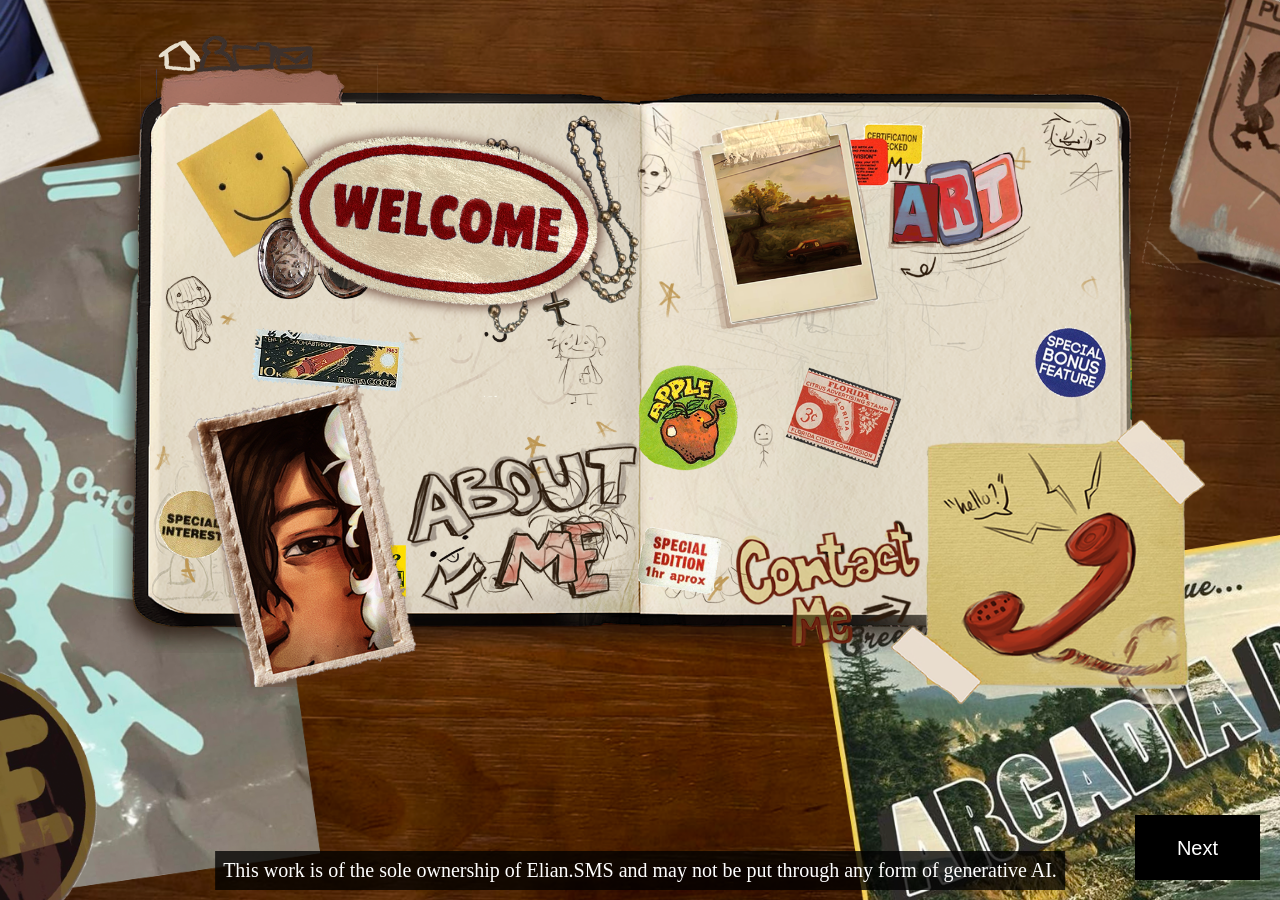
<file: index.html>
<!DOCTYPE html>
<html lang="en">
   <head>
      <meta charset="UTF-8">
      <meta name="viewport" content="width=device-width, initial-scale=1.0">
       <title>elian.sms homepage</title>

       <link type="text/css" rel="stylesheet" href="style.css">

            <!-- This code below is my Favicon -->
      <link rel="icon" type="image/png" href="assets/favicon-96x96.png" sizes="96x96" />
      <link rel="icon" type="image/svg+xml" href="assets/favicon.svg" />

      <link rel="shortcut icon" href="assets/favicon.ico" />

      <link rel="apple-touch-icon" sizes="180x180" href="assets/apple-touch-icon.png" />

      <link rel="manifest" href="assets/site.webmanifest" />
   </head>

<body>
    <div class="container">
        <div class="left">
          
         <!-- This code below is TOP UI -->
            <a href="index.html">
                <button type="button" class="uih">
                    <img src="assets/UI/home-selected.png" alt="home">
                </button>
            </a>
            <a href="about-me.html">
                <button type="button" class="uia">
                    <img src="assets/UI/about-blank.png" alt="about-me">
                </button>
            </a>
            <a href="my-art-a.html">
                <button type="button" class="uib">
                    <img src="assets/UI/art-blank.png" alt="my-art">
                </button>
            </a>
            <a href="contact-me.html">
                <button type="button" class="uic">
                    <img src="assets/UI/contact-blank.png" alt="contact-me">
                </button>
            </a>

         <!-- This code below is BUTTONS -->

                        <a href="about-me.html">
                <button type="button" class="about-me">
                    <img src="assets/about-button.png" alt="about-me" class="about-me">
                </button>
            </a>
        </div>

        <div class="right">
            <a href="my-art-a.html" class="art-link">
                <button type="button" class="my-art">
                    <img src="assets/art-button.png" alt="my-art" class="my-art">
                </button>
            </a>
            <a href="contact-me.html" class="contact-link">
                <button type="button" class="contact-me">
                    <img src="assets/contact-button.png" alt="contact-me" class="contact-me">
                </button>
            </a>
        </div>
    </div>

    

<div class="moving">
    <a href="about-me.html">
        <button type="button">Next</button>
    </a>
</div>

<audio id="click-sound" src="assets/transitionsound.mp3" preload="auto"></audio>
<script>
document.addEventListener("click", function(event) {

    const link = event.target.closest("a");
    const button = event.target.closest("button");

    // Ignore clicks that aren't on links or buttons
    if (!link && !button) return;

    const sound = document.getElementById("click-sound");

    // Restart the sound
    sound.currentTime = 0;

    // If it's a link, wait for the sound before navigating
    if (link) {
        event.preventDefault();

        const destination = link.href;

        sound.onended = function() {
            window.location.href = destination;
        };

        sound.play().catch(function() {
            window.location.href = destination;
        });

    } else {
        // Regular buttons just play the sound
        sound.play();
    }

});
</script>

<p class="copyright1">
    This work is of the sole ownership of Elian.SMS
    and may not be put through any form of
    generative AI.
</p>

</body>
</html>
</file>
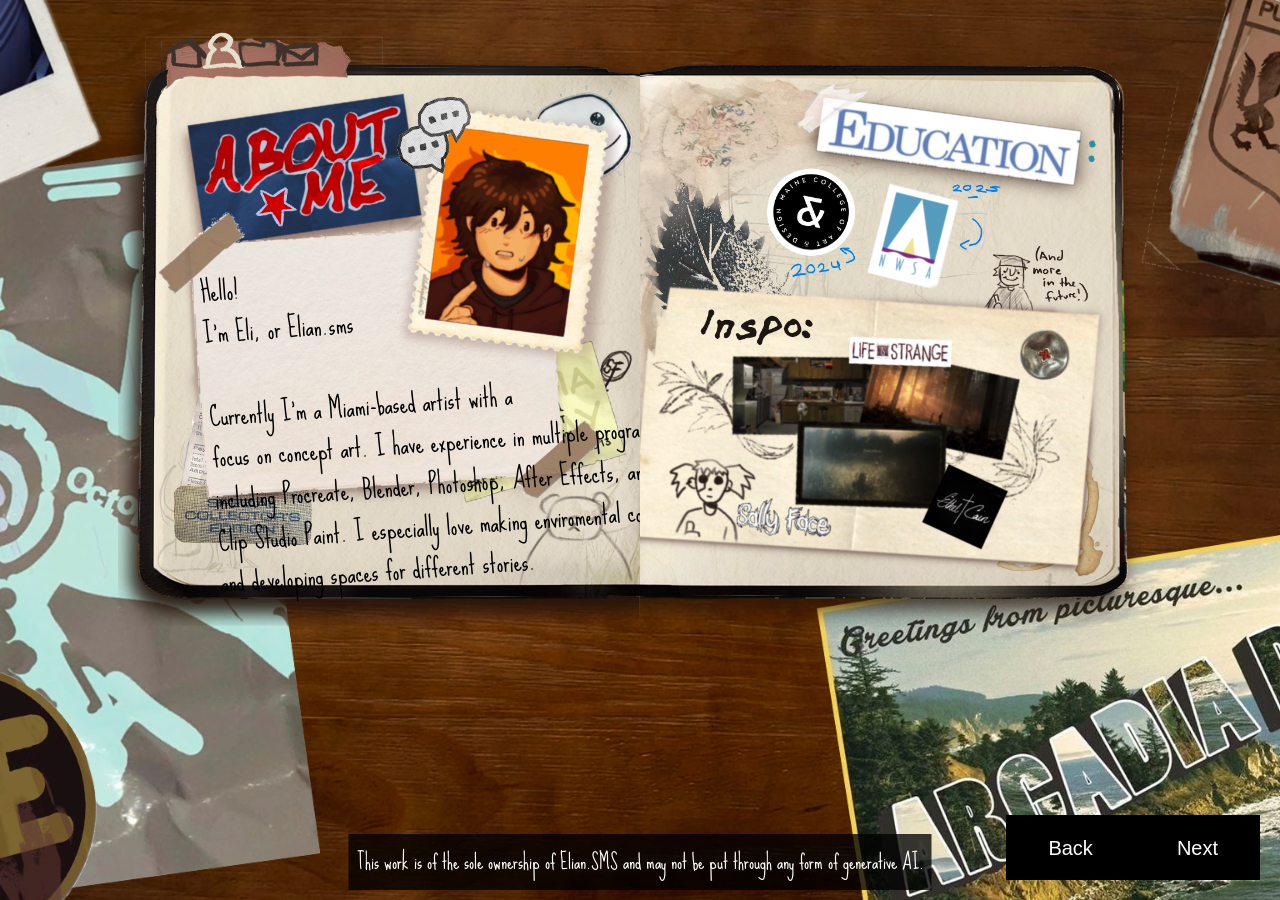
<file: about-me.html>
<!DOCTYPE html>
<html lang="en">
   <head>
      <meta charset="UTF-8">
      <meta name="viewport" content="width=device-width, initial-scale=1.0">
       <title>elian.sms about me</title>

       <link type="text/css" rel="stylesheet" href="style.css">

            <!-- This code below is my Favicon -->
      <link rel="icon" type="image/png" href="assets/favicon-96x96.png" sizes="96x96" />
      <link rel="icon" type="image/svg+xml" href="assets/favicon.svg" />

      <link rel="shortcut icon" href="assets/favicon.ico" />

      <link rel="apple-touch-icon" sizes="180x180" href="assets/apple-touch-icon.png" />

      <link rel="manifest" href="assets/site.webmanifest" />

      <!--this is my paragraph font-->
      <link rel="preconnect" href="https://fonts.googleapis.com">
<link rel="preconnect" href="https://fonts.gstatic.com" crossorigin>
<link href="https://fonts.googleapis.com/css2?family=Sue+Ellen+Francisco&family=Swanky+and+Moo+Moo&display=swap" rel="stylesheet">
   </head>

<body>
    <div class="container-am">
        <div class="left-am">
          
         <!-- This code below is TOP UI -->
            <a href="index.html">
                <button type="button" class="uih-am">
                    <img src="assets/UI/home-blank.png" alt="home">
                </button>
            </a>
            <a href="about-me.html">
                <button type="button" class="uia-am">
                    <img src="assets/UI/about-selected.png" alt="about-me">
                </button>
            </a>
            <a href="my-art-a.html">
                <button type="button" class="uib-am">
                    <img src="assets/UI/art-blank.png" alt="my-art">
                </button>
            </a>
            <a href="contact-me.html">
                <button type="button" class="uic-am">
                    <img src="assets/UI/contact-blank.png" alt="contact-me">
                </button>
            </a>
        <div class="desktop-statement">
            <p class="statement-text">Hello! <br>
            I'm Eli, or Elian.sms <br><br> Currently I'm a Miami-based artist with a <br>focus on concept art. I have experience in multiple programs, <br> including Procreate, Blender, Photoshop, After Effects, and <br> Clip Studio Paint. I especially love making enviromental concept art <br> and  developing spaces for different stories.</p>
        </div>
             <p class="mobile-statement">
                Hello! <br>
                I'm Eli, or Elian.sms <br><br>
                Currently I'm a Miami-based artist 
                with a focus on <br> concept art. 
                I have experience in multiple<br> programs, 
                including Procreate, Blender, Photoshop, <br> 
                After Effects, and Clip Studio Paint.<br> 
                I especially love  making environmental 
                concept art<br> and developing spaces
                for different stories.
            </p>
        </div>

        <div class="right-am">

        </div>
    </div>

<div class="moving-am">
    <a href="index.html">
        <button type="button">Back</button>
    </a>
    <a href="my-art-a.html">
        <button type="button">Next</button>
    </a>
</div>

<audio id="click-sound" src="assets/transitionsound.mp3" preload="auto"></audio>
<script>
document.addEventListener("click", function(event) {

    const link = event.target.closest("a");
    const button = event.target.closest("button");

    // Ignore clicks that aren't on links or buttons
    if (!link && !button) return;

    const sound = document.getElementById("click-sound");

    // Restart the sound
    sound.currentTime = 0;

    // If it's a link, wait for the sound before navigating
    if (link) {
        event.preventDefault();

        const destination = link.href;

        sound.onended = function() {
            window.location.href = destination;
        };

        sound.play().catch(function() {
            window.location.href = destination;
        });

    } else {
        // Regular buttons just play the sound
        sound.play();
    }

});
</script>

<p class="copyright">
    This work is of the sole ownership of Elian.SMS
    and may not be put through any form of
    generative AI.
</p>

</body>
</html>
</file>
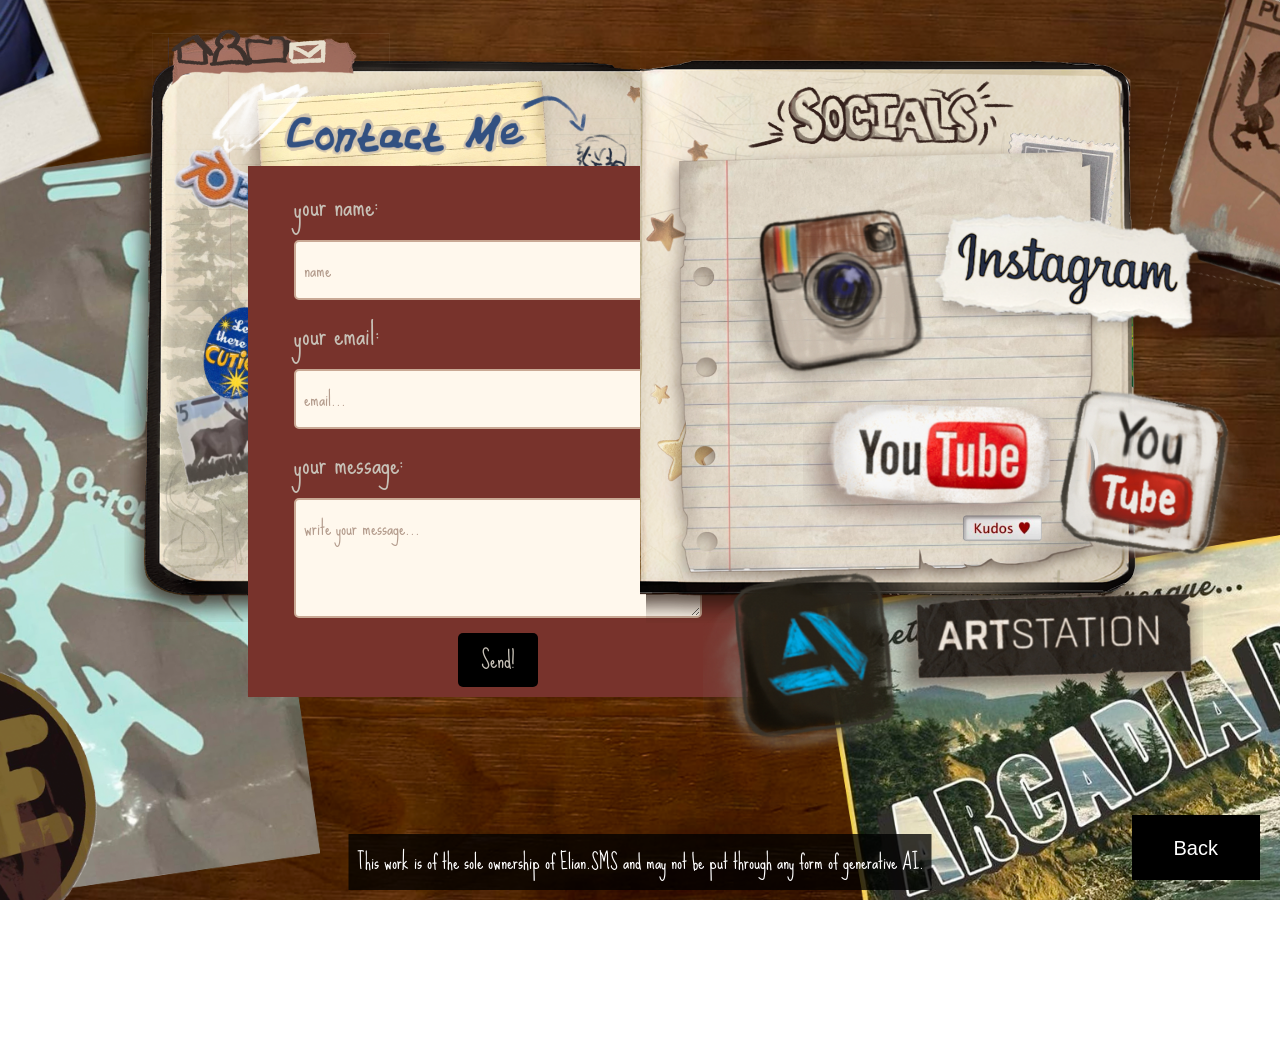
<file: contact-me.html>
<!DOCTYPE html>
<html lang="en">
   <head>
      <meta charset="UTF-8">
      <meta name="viewport" content="width=device-width, initial-scale=1.0">
       <title>elian.sms contact me</title>

       <link type="text/css" rel="stylesheet" href="style.css">

            <!-- This code below is my Favicon -->
      <link rel="icon" type="image/png" href="assets/favicon-96x96.png" sizes="96x96" />
      <link rel="icon" type="image/svg+xml" href="assets/favicon.svg" />

      <link rel="shortcut icon" href="assets/favicon.ico" />

      <link rel="apple-touch-icon" sizes="180x180" href="assets/apple-touch-icon.png" />

      <link rel="manifest" href="assets/site.webmanifest" />

      <!--this is my paragraph font-->
      <link rel="preconnect" href="https://fonts.googleapis.com">
<link rel="preconnect" href="https://fonts.gstatic.com" crossorigin>
<link href="https://fonts.googleapis.com/css2?family=Sue+Ellen+Francisco&family=Swanky+and+Moo+Moo&display=swap" rel="stylesheet">
   </head>

<body>
    <div class="container-cm">
        <div class="left-cm">
          
         <!-- This code below is TOP UI -->
            <a href="index.html">
                <button type="button" class="uih-cm">
                    <img src="assets/UI/home-blank.png" alt="home">
                </button>
            </a>
            <a href="about-me.html">
                <button type="button" class="uia-cm">
                    <img src="assets/UI/about-blank.png" alt="about-me">
                </button>
            </a>
            <a href="my-art-a.html">
                <button type="button" class="uib-cm">
                    <img src="assets/UI/art-blank.png" alt="my-art">
                </button>
            </a>
            <a href="contact-me.html">
                <button type="button" class="uic-cm">
                    <img src="assets/UI/contact-selected.png" alt="contact-me">
                </button>
            </a>


            <form class="contact-form" action="https://api.web3forms.com/submit" method="POST">

                <input type="hidden" name="access_key" value="c2ad2005-2011-4e0a-9031-cddc71bb0bab">
                <label for="name">your name:</label>
                <input type="text" id="name" name="name" placeholder="name" required>

                <label for="email">your email:</label>
                <input type="email" id="email" name="email" placeholder="email..." required>

                <label for="message">your message:</label>
                <textarea id="message" name="message" placeholder="write your message..." required></textarea>

                <button type="submit">Send!</button>

            </form>

            
        </div>

        <div class="right-cm">
            <div class="socials">
            <a href="https://www.instagram.com/elian.sms/" class="insta-link">
                <button type="button" class="insta">
                    <img src="assets/instagram.png" alt="instagram link" class="insta">
                </button>
            </a>

            <a href="https://www.youtube.com/@elian.sms1" class="youtube-link">
                <button type="button" class="youtube">
                    <img src="assets/youtube.png" alt="youtube link" class="youtube">
                </button>
            </a>
            

            <a href="https://www.artstation.com/elian_vifer" class="artstation-link">
                <button type="button" class="artstation">
                    <img src="assets/artstation.png" alt="instagram link" class="artstation">
                </button>
            </a>
            </div>
        </div>
    </div>

<div class="moving-cm">
    <a href="my-art-g.html">
        <button type="button">Back</button>
    </a>
</div>

<audio id="click-sound" src="assets/transitionsound.mp3" preload="auto"></audio>
<script>
document.addEventListener("click", function(event) {

    const link = event.target.closest("a");
    const button = event.target.closest("button");

    // Ignore clicks that aren't on links or buttons
    if (!link && !button) return;

    const sound = document.getElementById("click-sound");

    // Restart the sound
    sound.currentTime = 0;

    // If it's a link, wait for the sound before navigating
    if (link) {
        event.preventDefault();

        const destination = link.href;

        sound.onended = function() {
            window.location.href = destination;
        };

        sound.play().catch(function() {
            window.location.href = destination;
        });

    } else {
        // Regular buttons just play the sound
        sound.play();
    }

});
</script>

<p class="copyright2">
    This work is of the sole ownership of Elian.SMS
    and may not be put through any form of
    generative AI.
</p>

</body>
</html>
</file>
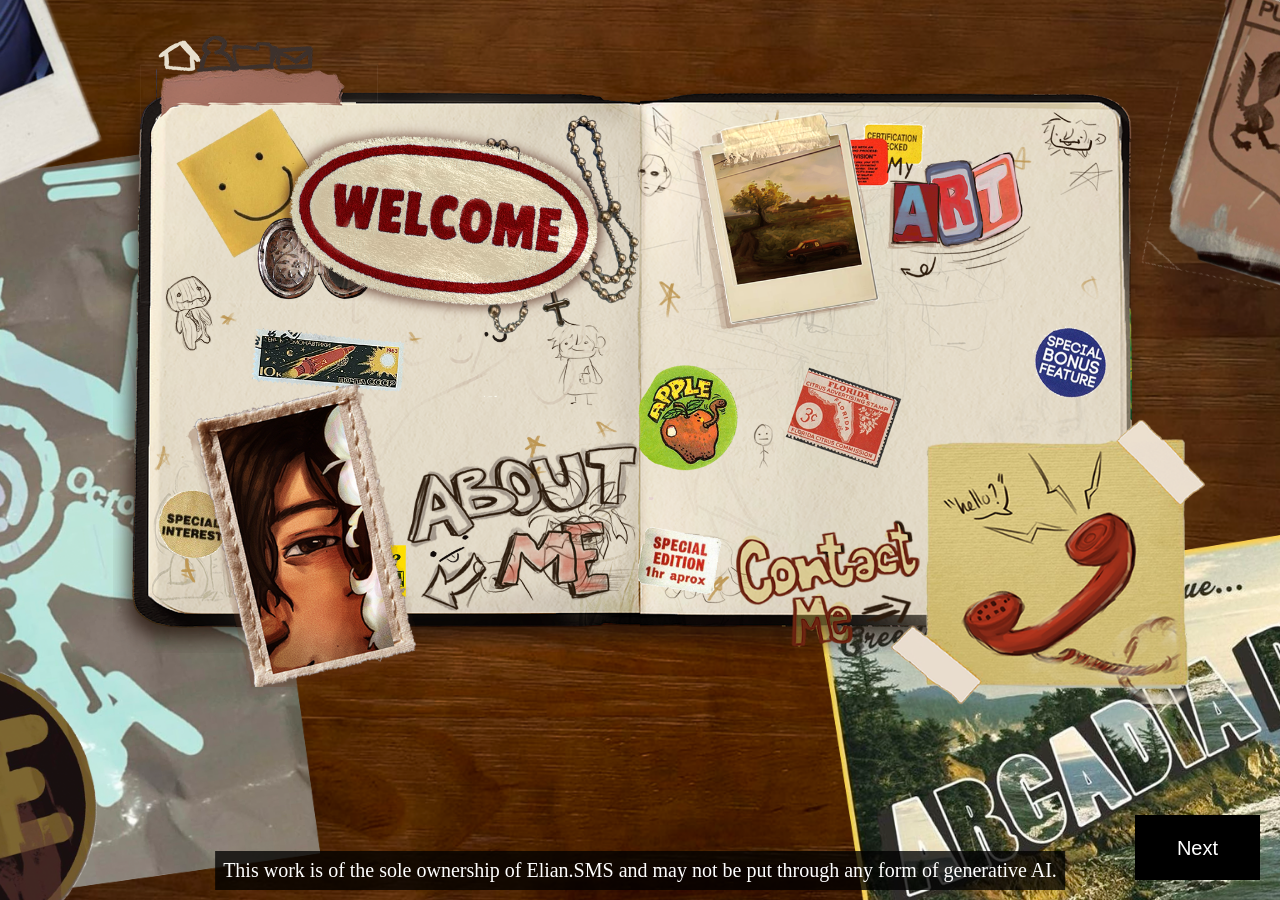
<file: home.html>
<!DOCTYPE html>
<html lang="en">
   <head>
      <meta charset="UTF-8">
      <meta name="viewport" content="width=device-width, initial-scale=1.0">
       <title>elian.sms homepage</title>

       <link type="text/css" rel="stylesheet" href="/style.css">

            <!-- This code below is my Favicon -->
      <link rel="icon" type="image/png" href="assets/favicon-96x96.png" sizes="96x96" />
      <link rel="icon" type="image/svg+xml" href="assets/favicon.svg" />

      <link rel="shortcut icon" href="assets/favicon.ico" />

      <link rel="apple-touch-icon" sizes="180x180" href="assets/apple-touch-icon.png" />

      <link rel="manifest" href="assets/site.webmanifest" />
   </head>

<body>
    <div class="container">
        <div class="left">
          
         <!-- This code below is TOP UI -->
            <a href="home.html">
                <button type="button" class="uih">
                    <img src="assets/UI/home-selected.png" alt="home">
                </button>
            </a>
            <a href="about-me.html">
                <button type="button" class="uia">
                    <img src="assets/UI/about-blank.png" alt="about-me">
                </button>
            </a>
            <a href="my-art-a.html">
                <button type="button" class="uib">
                    <img src="assets/UI/art-blank.png" alt="my-art">
                </button>
            </a>
            <a href="contact-me.html">
                <button type="button" class="uic">
                    <img src="assets/UI/contact-blank.png" alt="contact-me">
                </button>
            </a>

         <!-- This code below is BUTTONS -->

                        <a href="about-me.html">
                <button type="button" class="about-me">
                    <img src="assets/about-button.png" alt="about-me" class="about-me">
                </button>
            </a>
        </div>

        <div class="right">
            <a href="my-art-a.html" class="art-link">
                <button type="button" class="my-art">
                    <img src="assets/art-button.png" alt="my-art" class="my-art">
                </button>
            </a>
            <a href="contact-me.html" class="contact-link">
                <button type="button" class="contact-me">
                    <img src="assets/contact-button.png" alt="contact-me" class="contact-me">
                </button>
            </a>
        </div>
    </div>

    

<div class="moving">
    <a href="about-me.html">
        <button type="button">Next</button>
    </a>
</div>

<audio id="click-sound" src="assets/transitionsound.mp3" preload="auto"></audio>
<script>
document.addEventListener("click", function(event) {

    const link = event.target.closest("a");
    const button = event.target.closest("button");

    // Ignore clicks that aren't on links or buttons
    if (!link && !button) return;

    const sound = document.getElementById("click-sound");

    // Restart the sound
    sound.currentTime = 0;

    // If it's a link, wait for the sound before navigating
    if (link) {
        event.preventDefault();

        const destination = link.href;

        sound.onended = function() {
            window.location.href = destination;
        };

        sound.play().catch(function() {
            window.location.href = destination;
        });

    } else {
        // Regular buttons just play the sound
        sound.play();
    }

});
</script>

<p class="copyright1">
    This work is of the sole ownership of Elian.SMS
    and may not be put through any form of
    generative AI.
</p>

</body>
</html>
</file>
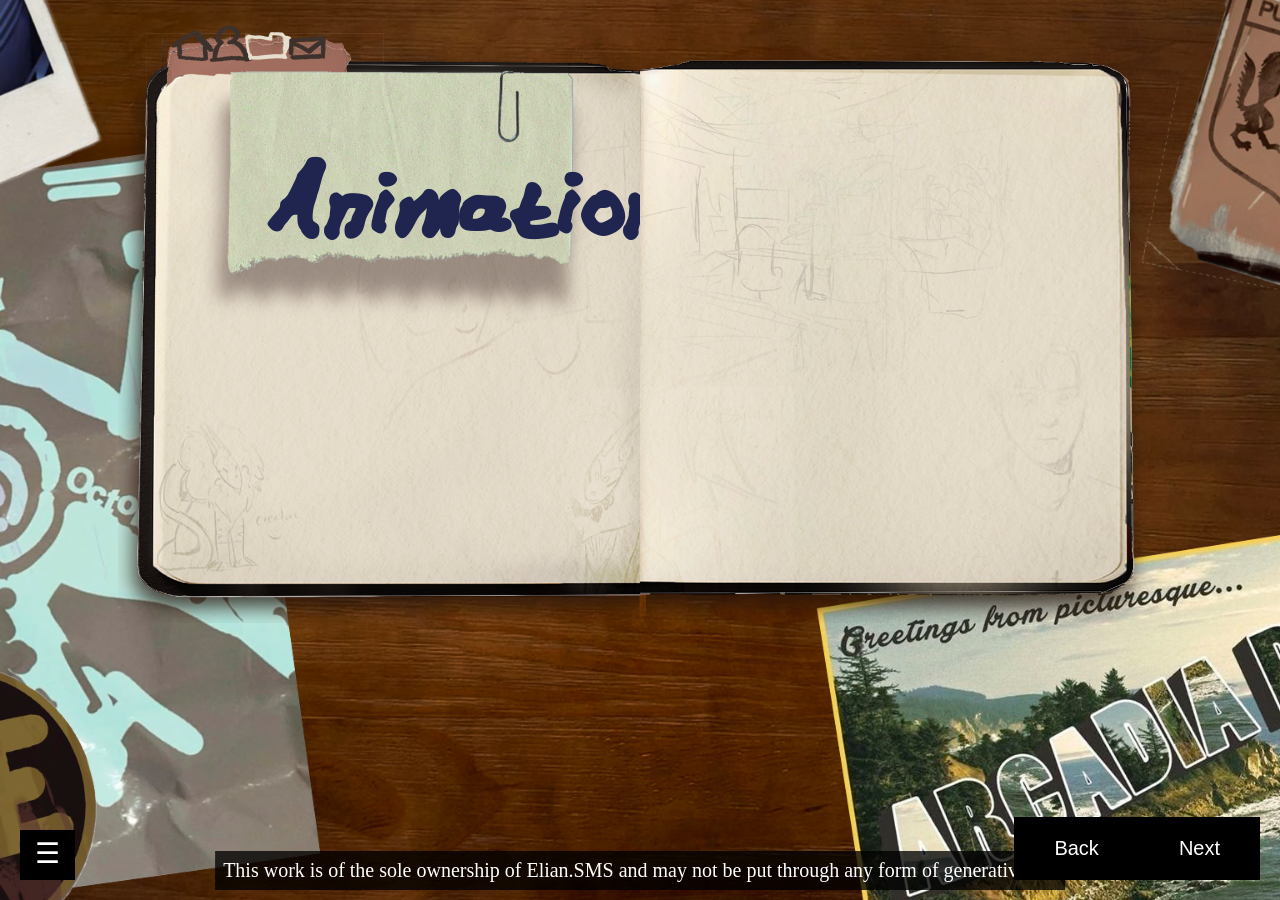
<file: my-art-f.html>
<!DOCTYPE html>
<html lang="en">
   <head>
      <meta charset="UTF-8">
      <meta name="viewport" content="width=device-width, initial-scale=1.0">
       <title>elian.sms animations</title>

       <link type="text/css" rel="stylesheet" href="style.css">

            <!-- This code below is my Favicon -->
      <link rel="icon" type="image/png" href="assets/favicon-96x96.png" sizes="96x96" />
      <link rel="icon" type="image/svg+xml" href="assets/favicon.svg" />

      <link rel="shortcut icon" href="assets/favicon.ico" />

      <link rel="apple-touch-icon" sizes="180x180" href="assets/apple-touch-icon.png" />

      <link rel="manifest" href="assets/site.webmanifest" />
   </head>

<body>
    <div class="container-base">
        <div class="left-aart">
          
         <!-- This code below is TOP UI -->
            <a href="index.html">
                <button type="button" class="uih-art">
                    <img src="assets/UI/home-blank.png" alt="home">
                </button>
            </a>
            <a href="about-me.html">
                <button type="button" class="uia-art">
                    <img src="assets/UI/about-blank.png" alt="about-me">
                </button>
            </a>
            <a href="concept-art-a.html">
                <button type="button" class="uib-art">
                    <img src="assets/UI/art-selected.png" alt="my-art">
                </button>
            </a>
            <a href="contact-me.html">
                <button type="button" class="uic-art">
                    <img src="assets/UI/contact-blank.png" alt="contact-me">
                </button>
            </a>
            <h1 class="anim">Animation</h1>
                <iframe
                    class="earrings-video"
                    src="https://www.youtube.com/embed/GCa-YQ_CPVc"
                    title="YouTube video player"
                    allow="accelerometer; autoplay; clipboard-write; encrypted-media; gyroscope; picture-in-picture; web-share"
                    allowfullscreen>
                </iframe>
    </div>
        <div class="right-aart">
            <iframe
                class="tj-video"
                src="https://www.youtube.com/embed/U99UWxAFNIc"
                title="YouTube video player"
                allow="accelerometer; autoplay; clipboard-write; encrypted-media; gyroscope; picture-in-picture; web-share"
                allowfullscreen>
            </iframe>
            
            <iframe
                class="dall-video"                
                src="https://www.youtube.com/embed/Ni4Z4X4uT94"
                title="YouTube video player"
                allow="accelerometer; autoplay; clipboard-write; encrypted-media; gyroscope; picture-in-picture; web-share"
                allowfullscreen>
            </iframe>

        <!--HIDDEN-->
            <iframe
                class="xanhola-video"
                src="https://www.youtube.com/embed/7UH4q_FkPfg"
                title="YouTube video player"
                allow="accelerometer; autoplay; clipboard-write; encrypted-media; gyroscope; picture-in-picture; web-share"
                allowfullscreen>
            </iframe>
            
            <iframe
                class="xmary-video"                
               src="https://www.youtube.com/embed/7UH4q_FkPfg"
                title="YouTube video player"
                allow="accelerometer; autoplay; clipboard-write; encrypted-media; gyroscope; picture-in-picture; web-share"
                allowfullscreen>
            </iframe>

            <iframe
                class="xheadphones-video"
                src="https://www.youtube.com/embed/GY2wF9vs-wU"
                title="YouTube video player"
                allow="accelerometer; autoplay; clipboard-write; encrypted-media; gyroscope; picture-in-picture; web-share"
                allowfullscreen>
            </iframe>
            
            <iframe
                class="xtrend-video"                
                src="https://www.youtube.com/embed/Rr3MIZ8iEEU"
                title="YouTube video player"
                allow="accelerometer; autoplay; clipboard-write; encrypted-media; gyroscope; picture-in-picture; web-share"
                allowfullscreen>
            </iframe>

    </div>

</div>

<!-- Bottom-left burger menu -->
<div class="index-art">

<button type="button" class="menu-toggle" id="menu-toggle">
    <span class="burger-icon">☰</span>
    <span class="arrow-icon">↑</span>
</button>

    <div class="menu-items" id="menu-items">

        <a href="my-art-a.html">
            <button type="button">Concept Art</button>
        </a>

        <a href="my-art-d.html">
            <button type="button">Illustration</button>
        </a>

        <a href="my-art-f.html">
            <button type="button">Animation</button>
        </a>

    </div>
</div>

<!-- Bottom-right navigation -->
<div class="moving-art">

    <a href="my-art-e.html">
        <button type="button">Back</button>
    </a>

    <a href="my-art-g.html">
        <button class="next" type="button">Next</button>
    </a>

</div>

<audio id="click-sound" src="assets/transitionsound.mp3" preload="auto"></audio>
<script>
document.addEventListener("click", function(event) {

    const link = event.target.closest("a");
    const button = event.target.closest("button");

    // Ignore clicks that aren't on links or buttons
    if (!link && !button) return;

    const sound = document.getElementById("click-sound");

    // Restart the sound
    sound.currentTime = 0;

    // If it's a link, wait for the sound before navigating
    if (link) {
        event.preventDefault();

        const destination = link.href;

        sound.onended = function() {
            window.location.href = destination;
        };

        sound.play().catch(function() {
            window.location.href = destination;
        });

    } else {
        // Regular buttons just play the sound
        sound.play();
    }

});
</script>

<script>
const menuToggle = document.getElementById("menu-toggle");
const menuItems = document.getElementById("menu-items");

menuToggle.addEventListener("click", function() {
    menuItems.classList.toggle("active");
    menuToggle.classList.toggle("active");
});
</script>

<script>
    document.querySelector(".next").addEventListener("click", function() {
    if (window.innerWidth <= 1300) {
        window.location.href = "contact-me.html";
    } else {
        window.location.href = "my-art-g.html";
    }
});
</script>

<p class="copyright8">
    This work is of the sole ownership of Elian.SMS
    and may not be put through any form of
    generative AI.
</p>

</body>
</html>
</file>
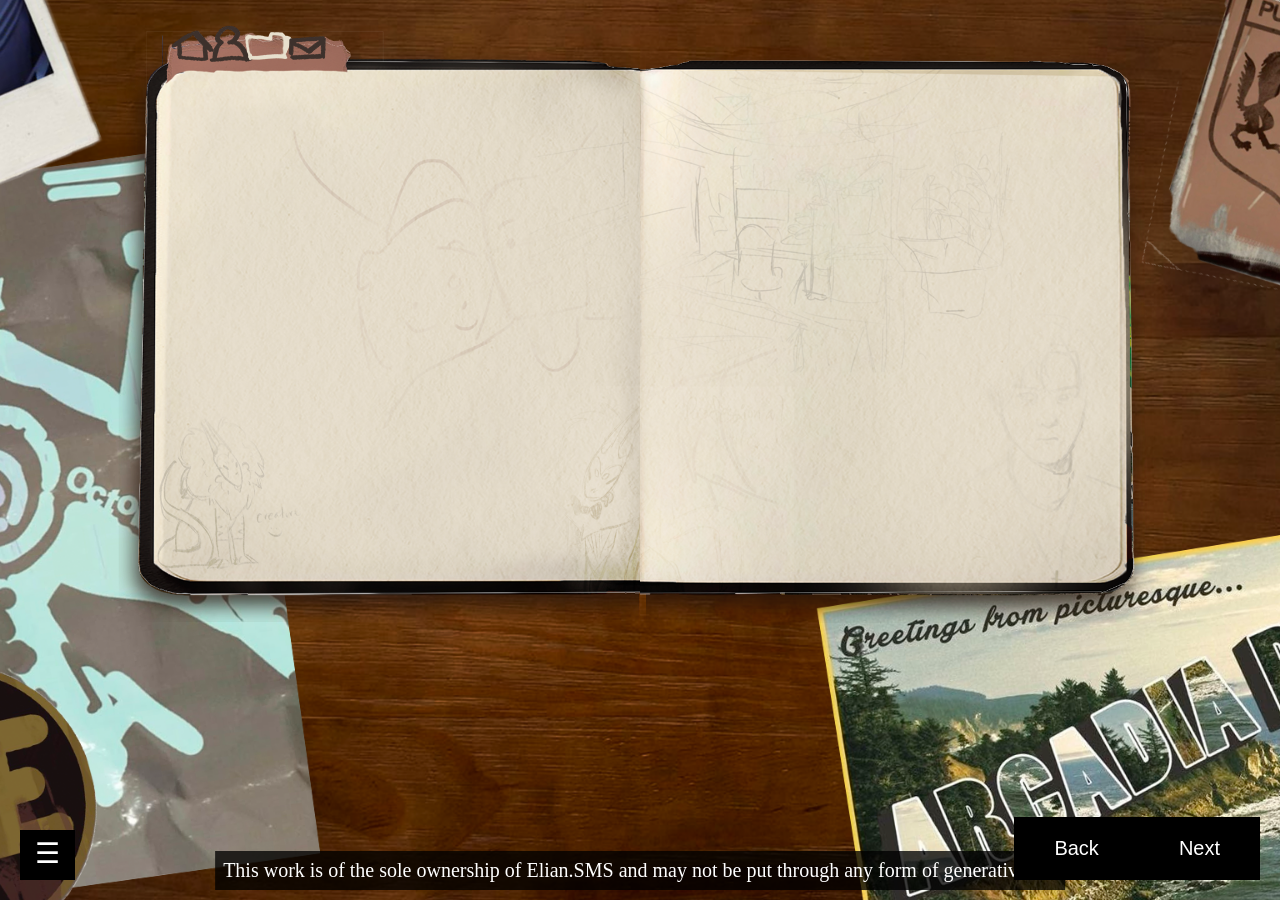
<file: my-art-g.html>
<!DOCTYPE html>
<html lang="en">
   <head>
      <meta charset="UTF-8">
      <meta name="viewport" content="width=device-width, initial-scale=1.0">
       <title>elian.sms animations</title>

       <link type="text/css" rel="stylesheet" href="style.css">

            <!-- This code below is my Favicon -->
      <link rel="icon" type="image/png" href="assets/favicon-96x96.png" sizes="96x96" />
      <link rel="icon" type="image/svg+xml" href="assets/favicon.svg" />

      <link rel="shortcut icon" href="assets/favicon.ico" />

      <link rel="apple-touch-icon" sizes="180x180" href="assets/apple-touch-icon.png" />

      <link rel="manifest" href="assets/site.webmanifest" />

      <script>
        if (window.innerWidth <= 768) {
            window.location.replace("my-art-f.html");
        }
     </script> 

    </head>

<body>
    <div class="container-base">
        <div class="left-base">
          
         <!-- This code below is TOP UI -->
            <a href="index.html">
                <button type="button" class="uih-art">
                    <img src="assets/UI/home-blank.png" alt="home">
                </button>
            </a>
            <a href="about-me.html">
                <button type="button" class="uia-art">
                    <img src="assets/UI/about-blank.png" alt="about-me">
                </button>
            </a>
            <a href="concept-art-a.html">
                <button type="button" class="uib-art">
                    <img src="assets/UI/art-selected.png" alt="my-art">
                </button>
            </a>
            <a href="contact-me.html">
                <button type="button" class="uic-art">
                    <img src="assets/UI/contact-blank.png" alt="contact-me">
                </button>
            </a>
            <iframe
                class="anhola-video"
                src="https://www.youtube.com/embed/7UH4q_FkPfg"
                title="YouTube video player"
                allow="accelerometer; autoplay; clipboard-write; encrypted-media; gyroscope; picture-in-picture; web-share"
                allowfullscreen>
            </iframe>
            
            <iframe
                class="mary-video"                
               src="https://www.youtube.com/embed/7UH4q_FkPfg"
                title="YouTube video player"
                allow="accelerometer; autoplay; clipboard-write; encrypted-media; gyroscope; picture-in-picture; web-share"
                allowfullscreen>
            </iframe>
    </div>

        <div class="right-cart">
            <iframe
                class="headphones-video"
                src="https://www.youtube.com/embed/GY2wF9vs-wU"
                title="YouTube video player"
                allow="accelerometer; autoplay; clipboard-write; encrypted-media; gyroscope; picture-in-picture; web-share"
                allowfullscreen>
            </iframe>
            
            <iframe
                class="trend-video"                
                src="https://www.youtube.com/embed/Rr3MIZ8iEEU"
                title="YouTube video player"
                allow="accelerometer; autoplay; clipboard-write; encrypted-media; gyroscope; picture-in-picture; web-share"
                allowfullscreen>
            </iframe>
    </div>
  </div>     
<!-- Bottom-left burger menu -->
<div class="index-art">

<button type="button" class="menu-toggle" id="menu-toggle">
    <span class="burger-icon">☰</span>
    <span class="arrow-icon">↑</span>
</button>

    <div class="menu-items" id="menu-items">

        <a href="my-art-a.html">
            <button type="button">Concept Art</button>
        </a>

        <a href="my-art-d.html">
            <button type="button">Illustration</button>
        </a>

        <a href="my-art-f.html">
            <button type="button">Animation</button>
        </a>

    </div>
</div>


<!-- Bottom-right navigation -->
<div class="moving-art">

    <a href="my-art-f.html">
        <button type="button">Back</button>
    </a>

    <a href="contact-me.html">
        <button type="button">Next</button>
    </a>

</div>

<audio id="click-sound" src="assets/transitionsound.mp3" preload="auto"></audio>
<script>
document.addEventListener("click", function(event) {

    const link = event.target.closest("a");
    const button = event.target.closest("button");

    // Ignore clicks that aren't on links or buttons
    if (!link && !button) return;

    const sound = document.getElementById("click-sound");

    // Restart the sound
    sound.currentTime = 0;

    // If it's a link, wait for the sound before navigating
    if (link) {
        event.preventDefault();

        const destination = link.href;

        sound.onended = function() {
            window.location.href = destination;
        };

        sound.play().catch(function() {
            window.location.href = destination;
        });

    } else {
        // Regular buttons just play the sound
        sound.play();
    }

});
</script>

<script>
const menuToggle = document.getElementById("menu-toggle");
const menuItems = document.getElementById("menu-items");

menuToggle.addEventListener("click", function() {
    menuItems.classList.toggle("active");
    menuToggle.classList.toggle("active");
});
</script>

<p class="copyright9">
    This work is of the sole ownership of Elian.SMS
    and may not be put through any form of
    generative AI.
</p>

</body>
</html>
</file>
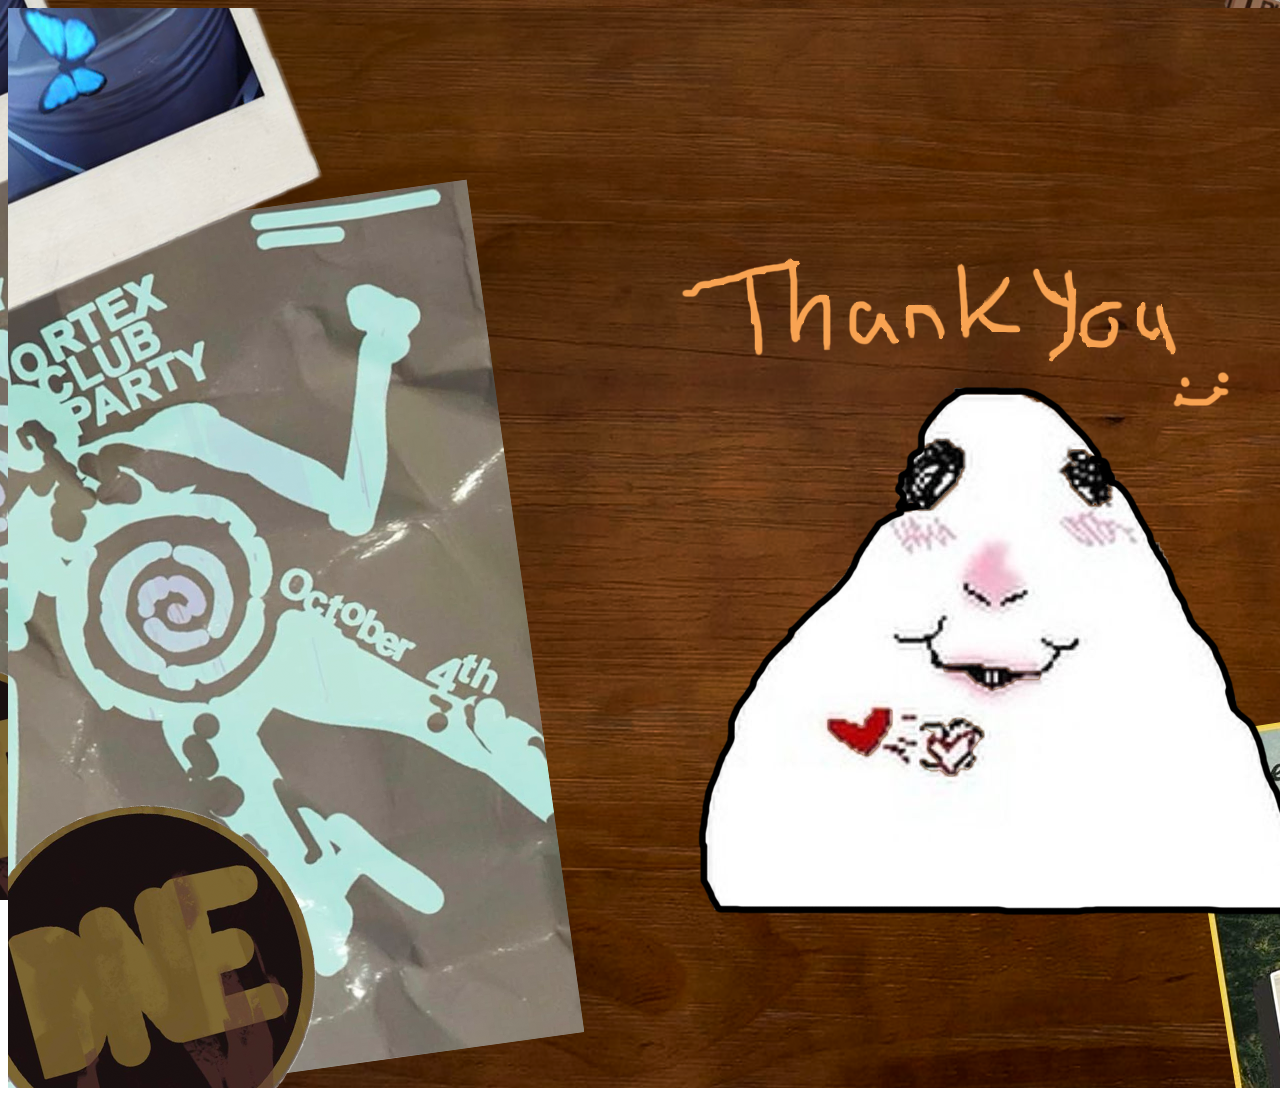
<file: thank-you.html>
<!DOCTYPE html>
<html lang="en">
<head>
    <meta charset="UTF-8">
      <meta name="viewport" content="width=device-width, initial-scale=1.0">
       <title>i thank u</title>

       <link type="text/css" rel="stylesheet" href="style.css">

            <!-- This code below is my Favicon -->
      <link rel="icon" type="image/png" href="assets/favicon-96x96.png" sizes="96x96" />
      <link rel="icon" type="image/svg+xml" href="assets/favicon.svg" />

      <link rel="shortcut icon" href="assets/favicon.ico" />

      <link rel="apple-touch-icon" sizes="180x180" href="assets/apple-touch-icon.png" />

      <link rel="manifest" href="assets/site.webmanifest" />
</head>

<body>


    <img class="thanku" src="assets/thank-desk.png" alt="thanks">

<audio id="background-music" src="assets/thank.mp3" autoplay></audio>

<script>
    const music = document.getElementById("background-music");

    music.volume = 1;

    music.play().catch(function(error) {
        console.log("Browser blocked autoplay:", error);
    });

    setTimeout(function() {
        window.location.href = "contact-me.html";
    }, 1500);
</script>

</body>
</html>
</file>
<file: style.css>
/*font*/
.sue-ellen-francisco-regular {
  font-family: "Sue Ellen Francisco", cursive;
  font-weight: 400;
  font-style: normal;
}

@font-face {
    font-family: 'andy';
    src: url('assets/fonts/Andy.ttf') format('truetype');
    font-weight: normal;
    font-style: normal;
}

.copyright, .copyright1, .copyright2, .copyright3, .copyright4, .copyright5, .copyright6, .copyright7, .copyright8, .copyright9 {
    position: fixed;
    font-family: "Sue Ellen Francisco", cursive;
    bottom: -1.15%;
    left: 50%;
    transform: translateX(-50%);
    width: max-content;
    max-width: 90%;
    text-align: center;
    font-size: 20px;
    background-color: #000000c4;
    padding: 8px;
    color: white;
    z-index: 9998;
    pointer-events: none;
}

@media (max-width: 768px) {
    .copyright {
    display: none;
    }
}

/*home page*/

body{
   background-image: url('assets/desk.png');
   background-repeat:no-repeat;
   background-position: center;
   background-size:cover;
   background-attachment: fixed;
}

.container {
   display:flex;
   justify-content:center;
   gap:0px;
}

.container div{
   width: 100%;
   max-width: 1942px;
}

.left{
   background-image: url('assets/left.png');
   background-repeat: no-repeat;
   background-position:center;
   background-size:contain;
   width:100%;
   aspect-ratio: 1/1;
   position: relative;
}


.right {
   background-image: url('assets/right.png');
   background-repeat: no-repeat;
   background-position:center;
   background-size:contain;
   width:100%;
   aspect-ratio: 1/1;
   position:relative
}

@media (max-width: 768px) {

    .container {
        flex-direction: column;
        position:relative
    }

    .left {
        background-image: url('assets/mobile-home-l.png');
    aspect-ratio: 3 / 4;
    background-size: contain;
    background-position: center;
    background-repeat: no-repeat;
      position: relative;
      background-size: cover;
    }

    .right {
        background-image: url('assets/mobile-home-r.png');
    aspect-ratio: 3 / 4;
    background-size: contain;
    background-position: center;
    background-repeat: no-repeat;
    position: relative;
    background-size: cover;
    }

.copyright, .copyright1, .copyright2, .copyright3, .copyright4, .copyright5, .copyright6, .copyright7, .copyright8, .copyright9 {
display:  none;
}

}


/*home page UI NAV*/
.uih {
   background-color: transparent;
   border:none;
   bottom: 89%;
   right: 68%;
   position:absolute;
   cursor: pointer;
}

.uia {
   background-color: transparent;
   border:none;
   bottom: 89%;
   right: 62%;
   position:absolute;
   cursor: pointer;
}
.uib {
   background-color: transparent;
   border:none;
   bottom: 89%;
   right: 56%;
   position:absolute;
   cursor: pointer;
}
.uic {
   background-color: transparent;
   border:none;
   bottom: 89%;
   right: 50%;
   position:absolute;
   cursor: pointer;
}

@media (max-width: 768px) {
    .uih, .uia, .uib, .uic {
        position: absolute;
        top: -0.05%;
        right: auto;
        bottom: auto;
        width: 8%;
        height: auto;
        padding: 0;
        margin: 0;
        border: none;
        background: transparent;
        z-index: 10;
    }

    .uih { left: 14%; }
    .uia { left: 25%; }
    .uib { left: 36%; }
    .uic { left: 47%; }

    .uih img, .uia img, .uib img, .uic img {
        display: block;
        width: 100%;
        height: auto;
    }
}

/*home page BUTTONS*/
.about-link {
    position:absolute;
     width: clamp(180px, 35%, 750px);
}

.art-link {
    position: absolute;
    width: clamp(250px, 75%, 750px);
    z-index: 2;
}

.contact-link {
    position: absolute;
    top: 5%;
    width: 100%;
    max-width: 750px;
    z-index: 1;
}

.about-me{
   background:rgba(255, 0, 0, 0);
   border:none;
   padding-left: 15%;
   padding-top: 32%;
   width:100%;
   max-width:750px;
   height:auto;
    display: block;
    transition: transform 0.2s ease;
   cursor: pointer;
}

.my-art{
   background:transparent;
   border:none;   
   width:100%;
   max-width:750px;
   height:auto;
   padding-top: 8%;
    display: block;
    transition: transform 0.2s ease;
   cursor: pointer;
}


.contact-me{
   background:rgba(255, 0, 0, 0);
   border:none;   
   width:100%;
   max-width:750px;
   height:auto;
   padding-top: 27%;
    display: block;
    transition: transform 0.2s ease;
   cursor: pointer;
}

.about-me:hover, .my-art:hover, .contact-me:hover  {
 filter: brightness(1.1);
}


@media (max-width: 768px) {

    .about-me {
        position: relative;
        right: 8%;
        top: 8%;
    }
    .art-link {
        position: absolute;
        top: 25%;
   
    }
      .my-art {
        width: 115%;
        max-width: 750px;
         z-index: 2;
    }

    .contact-link {
         position: absolute;
        width:45%;
        top: -40%;
        right:55%;
    }
    .contact-me {
        position: relative;
         width: 150%;
        max-width: 750px;
       z-index: 2;
    }

}

.moving {
   background-color: black; 
   position: fixed;
    bottom: 20px;
    right: 20px;
    z-index: 9999;
}

.moving button {
    display: block;
    background-color: rgb(0, 0, 0);
    color: rgb(255, 255, 255);
    border: 2px solid black;
    text-decoration: none !important;
    border-bottom: none !important;
    padding: 20px 40px;
    font-size: 20px;
    cursor: pointer;
}

.moving a {
    text-decoration: none !important;
}

.moving a:link {
    text-decoration: none !important;
}

.moving a:visited {
    text-decoration: none !important;
}


/*about me*/

body{
   background-image: url('assets/desk.png');
   background-repeat:no-repeat;
   background-position: center;
   background-size:cover;
   background-attachment: fixed;
}

.container-am {
   display:flex;
   justify-content:center;
   gap:0px;
}

.container-am div{
   width: 100%;
   max-width: 1942px;
}

.left-am{
   background-image: url('assets/left-am.png');
   background-repeat: no-repeat;
   background-position:center;
   background-size:contain;
   width:100%;
   aspect-ratio: 1/1;
   position: relative;
   padding-top:2.5%;
}


.right-am {
   background-image: url('assets/right-am.png');
   background-repeat: no-repeat;
   background-position:center;
   background-size:contain;
   width:100%;
   aspect-ratio: 1/1;
   position:relative
}

@media (max-width: 768px) {

    .container-am {
        flex-direction: column;
        position:relative
    }

    .left-am {
        background-image: url('assets/mobile-about-l.png');
    aspect-ratio: 3 / 4;
    background-size: contain;
    background-position: center;
    background-repeat: no-repeat;
      position: relative;
      background-size: cover;
    }

    .right-am {
        background-image: url('assets/mobile-about-r.png');
    aspect-ratio: 3 / 4;
    background-size: contain;
    background-position: center;
    background-repeat: no-repeat;
    position: relative;
    background-size: cover;
    }

}


/*home page UI NAV*/
.uih-am, .uia-am, .uib-am, .uic-am {
   background-color: transparent;
   border: none;
}
.uih-am {
   bottom: 89%;
   right: 67%;
   position:absolute;
   cursor: pointer;
}

.uia-am {
   bottom: 89%;
   right: 61%;
   position:absolute;
   cursor: pointer;
}
.uib-am {
   bottom: 89%;
   right: 55%;
   position:absolute;
   cursor: pointer;
}
.uic-am {
   bottom: 89%;
   right: 49%;
   position:absolute;
   cursor: pointer;
}

@media (max-width: 768px) {
    .uih-am, .uia-am, .uib-am, .uic-am {
        position: absolute;
        top: .4%;
        right: auto;
        bottom: auto;
        width: 8%;
        height: auto;
        padding: 0;
        margin: 0;
        border: none;
        background: transparent;
        z-index: 10;
    }

    .uih-am { left: 14%; }
    .uia-am { left: 25%; }
    .uib-am { left: 36%; }
    .uic-am { left: 47%; }

    .uih-am img, .uia-am img, .uib-am img, .uic-am img {
        display: block;
        width: 100%;
        height: auto;
    }
}

.desktop-statement {
   position:absolute;
   top: 32.5%;
   left: 32%;
   transform:rotate(-4deg);
   font-size:26px;
      line-height: 1.6;
   font-family: 'Sue Ellen Francisco', cursive;
}

.mobile-statement {
   display: none;
   position:absolute;
   top: 42%;
   left: 22%;
   transform:rotate(-4deg);
   font-size:15px;
   line-height: 1.3;
   font-family: 'Sue Ellen Francisco', cursive;
}
@media (max-width: 768px) {
    .desktop-statement{
        display: none;
    }

    .mobile-statement {
        display: block;
    }
}


.moving-am {
   display: flex;
   background-color: black; 
   position: fixed;
    bottom: 20px;
    right: 20px;
    z-index: 9999;
}

.moving-am button {
    display: block;
    background-color: rgb(0, 0, 0);
    color: rgb(255, 255, 255);
    border: 2px solid black;
    text-decoration: none !important;
    border-bottom: none !important;
    padding: 20px 40px;
    font-size: 20px;
    cursor: pointer;
}

.moving-am a {
    text-decoration: none !important;
}

.moving-am a:link {
    text-decoration: none !important;
}

.moving-am a:visited {
    text-decoration: none !important;
}

/*contact me*/

body{
   background-image: url('assets/desk.png');
   background-repeat:no-repeat;
   background-position: center;
   background-size:cover;
   background-attachment: fixed;
}

.container-cm {
   display:flex;
   justify-content:center;
   gap:0px;

}

.container-cm div{
   width: 100%;
   max-width: 1942px;
}

.left-cm{
   background-image: url('assets/left-cm.png');
   background-repeat: no-repeat;
   background-position:center;
   background-size:contain;
   width:100%;
   aspect-ratio: 1/1;
   position: relative;
}


.right-cm {
   background-image: url('assets/right-cm.png');
   background-repeat: no-repeat;
   background-position:center;
   background-size:contain;
   width:100%;
   aspect-ratio: 1/1;
   position:relative
}

@media (max-width: 768px) {

    .container-cm {
        flex-direction: column;
        position: relative;
        overflow: visible;
    }

    .left-cm {
        background-image: url('assets/mobile-contact-l.png');
    aspect-ratio: 3 / 4;
    background-size: contain;
    background-position: center;
    background-repeat: no-repeat;
      position: relative;
      background-size: cover;
    }

    .right-cm {
        background-image: url('assets/mobile-contact-r.png');
    aspect-ratio: 3 / 4;
    background-size: contain;
    background-position: center;
    background-repeat: no-repeat;
    position: relative;
    background-size: cover;
    }

}


/*home page UI NAV*/
.uih-cm {
   background-color: transparent;
   border:none;
   bottom: 89%;
   right: 66%;
   position:absolute;
   cursor: pointer;
}

.uia-cm {
   background-color: transparent;
   border:none;
   bottom: 89%;
   right: 60%;
   position:absolute;
   cursor: pointer;
}
.uib-cm {
   background-color: transparent;
   border:none;
   bottom: 89%;
   right: 54%;
   position:absolute;
   cursor: pointer;
}
.uic-cm {
   background-color: transparent;
   border:none;
   bottom: 89%;
   right: 48%;
   position:absolute;
   cursor: pointer;
}

@media (max-width: 768px) {
    .uih-cm, .uia-cm, .uib-cm, .uic-cm {
        position: absolute;
        top: 0%;
        right: auto;
        bottom: auto;
        width: 8%;
        height: auto;
        padding: 0;
        margin: 0;
        border: none;
        background: transparent;
        z-index: 10;
    }

    .uih-cm { left: 14%; }
    .uia-cm { left: 25%; }
    .uib-cm { left: 36%; }
    .uic-cm { left: 47%; }

    .uih-cm img, .uia-cm img, .uib-cm img, .uic-cm img {
        display: block;
        width: 100%;
        height: auto;
    }
}

/* CONTACT FORM */

.contact-form {
    position: absolute;
    top: 25%;
    left: 38%;
    width: 500px;
    display: flex;
    flex-direction: column;
    gap: 4px;
    font-family: 'Sue Ellen Francisco', cursive;
    color: #c7c1b7;

    background-color: #78332c;
    padding: 20px;
    box-sizing: border-box;

    padding: 10px;
    gap: 5px;
}


/* LABELS */
.contact-form label {
    font-size: 30px;
}

/* INPUT BOXES */
.contact-form input,
.contact-form textarea {
    background-color: #fff8ed;
    color: #594b45;
    border: 2px solid #c9a995;
    border-radius: 5px;
    padding: 8px;
    font-family: inherit;
    font-size: 20px;
    width: 100%;
    box-sizing: border-box;
}

/* PLACEHOLDER TEXT */
.contact-form input::placeholder,
.contact-form textarea::placeholder {
    color: #b49c8d;
}

/* MESSAGE BOX */
.contact-form textarea {
    height: 120px;
    resize: vertical;
}

/* SEND BUTTON */
.contact-form button {
   background-color: #000000;
    color: #c7c1b7;
    border: none;
    border-radius: 5px;
    font-family: inherit;
    font-size: 23px;
    cursor: pointer;
    width: 80px;
    padding: 4px 8px;
    margin: 10px auto 0;
    display: block;
    text-align: center;
}

/* BUTTON HOVER */
.contact-form button:hover {
    background-color: #815843;
}

.contact-form input,
.contact-form textarea, .contact-form label {
    width: 85%;
    align-self: center;
}

@media (max-width: 768px) {
    .contact-form {
        top: 25%;
        left: 22%;
        width: 60%;
        padding: 0px;
        height:53%;
    }

    .contact-form label {
        font-size: 15px;
    }

    .contact-form input,
    .contact-form textarea {
        width: 80%;
        font-size: 10px;
    }

    .contact-form textarea {
        height: 50px;
    }

    .contact-form button {
    font-size: 8px;
        padding: 2px 8px;
    margin-top: 1%;
    }
}

.socials {
    position: absolute;
    top: 14%;
    left: 10%;
    display: flex;
    flex-direction: column;
    align-items: flex-start;
    gap: 5px;
    
}

.socials a {
    display: block;
    width: 500px;
    margin: 0;
    padding: 0;
    gap: 0px;
}

.socials button {
    display: block;
    width: 100%;
    padding: 0;
    margin: 0;
    border: none;
    background: transparent;
}

.socials img {
    display: block;
    width: 100%;
    height: auto;
    cursor: pointer;
    transition: filter 0.3s ease, transform 0.3s ease;
}

.insta {
   padding-top: 9%;
   padding-left: 3%;
   cursor: pointer;
}

.youtube {
    transform: translate(50px,-60px); !important
   cursor: pointer;
}

.artstation {
    transform: translate(0px, -120px); !important
   cursor: pointer;
}

.socials img:hover {
    filter: brightness(1.1);
}

.insta:hover {
    transform: scale(1.03);
}

.youtube:hover {
    transform: translate(50px, -60px) scale(1.03);
}

.artstation:hover {
    transform: translate(0px, -120px) scale(1.03);
}



@media (max-width: 768px) {
    .socials {
    position: absolute;
    top: -14%;
    left: 10%;
    width: 80%;
    display: flex;
    flex-direction: column;
    align-items: flex-start;
    gap: 5px;
    }

    .socials a {
        width: 70%;
    }

    .insta {
        transform: translate(15px);
    }

    .youtube {
        transform: translate(30px, -35px);
    }

    .artstation {
        transform: translate(12px, -65px);
    }
    
    .insta:hover {
    transform: translate(20px) scale(1.03);
    }

    .artstation:hover {
    transform: translate(20px, -90px) scale(1.03);
    }

    .youtube:hover {
    transform: translate(40px, -50px) scale(1.03);
    }
}

.moving-cm {
   display: flex;
   background-color: black; 
   position: fixed;
    bottom: 20px;
    right: 20px;
    z-index: 9999;
}

.moving-cm button {
    display: block;
    background-color: rgb(0, 0, 0);
    color: rgb(255, 255, 255);
    border: 2px solid black;
    text-decoration: none !important;
    border-bottom: none !important;
    padding: 20px 40px;
    font-size: 20px;
    cursor: pointer;
}

.moving-cm a {
    text-decoration: none !important;
}

.moving-cm a:link {
    text-decoration: none !important;
}

.moving-cm a:visited {
    text-decoration: none !important;
}
/*thank u*/

@media (max-width: 768px) {
    .thanku {
        width: 370%;
        transform: translateX(-37%);
    }
}

/*My art CONC*/
body{
   background-image: url('assets/desk.png');
   background-repeat:no-repeat;
   background-position: center;
   background-size:cover;
   background-attachment: fixed;
}

.container-cart {
   display:flex;
   justify-content:center;
   gap:0px;
}

.container-cart div{
   width: 100%;
   max-width: 1942px;
}

.left-cart {
   background-image: url('assets/left-concept.png');
   background-repeat: no-repeat;
   background-position:center;
   background-size:contain;
   width:100%;
   aspect-ratio: 1/1;
   position: relative;
}


.right-cart {
   background-image: url('assets/right-art.png');
   background-repeat: no-repeat;
   background-position:center;
   background-size:contain;
   width:100%;
   aspect-ratio: 1/1;
   position:relative
}

@media (max-width: 768px) {

    .container-cart {
        flex-direction: column;
        position:relative
    }

    .left-cart {
        background-image: url('assets/mobile-concept-l.png');
        width: 100%;
        aspect-ratio: auto;
        min-height: 100vw;
        background-size: 108% auto;
        background-position: top center;
        background-repeat: no-repeat;
        background-position: -15px -67px;        
    }

    .right-cart {
        background-image: url('assets/mobile-concept-r.png');
        width: 100%;
        aspect-ratio: auto;
        min-height: 400vw;
        background-size: 109.5% auto;
        background-position: top center;
        background-repeat: no-repeat;
        background-position: -22px -8px; 
    }

}

h1 {
    font-family: 'andy', sans-serif;
        position: absolute;
      top: 8%;
      left: 42%;
      font-size: 105px;
          text-align: center;
          color: #202550;
}

.sal {
   max-width: 600px;
   height: auto; 
   padding-top: 47%;
   padding-left: 32%;
   cursor: pointer;
    z-index: 1;
}


.dall1 {
   max-width: 600px;
   height: auto; 
   padding-top: 15%;
   padding-left: 5%;
   cursor: pointer;
}

.tj1 {
   max-width: 600px;
   height: auto; 
   padding-top: 5%;
   padding-left: 5%;
   cursor: pointer;
}

.tj2 {
   max-width: 600px;
   height: auto;
   padding-top: 20%;
   padding-left: 30%;
   cursor: pointer;
}

.dall2 {
   max-width: 450px;
   height: auto; 
   padding-bottom: 12%;
   padding-left: 2%;
   cursor: pointer;
}

.lj {
   max-width: 180px;
   height: auto; 
   padding-top: 15%;
   padding-left: 5%;
   cursor: pointer;
}

.mjfg {
   max-width: 500px;
   height: auto; 
   padding-top: 13.5%;
   padding-left: 36.5%;
   cursor: pointer;
}

.tjdall {
   max-width: 500px;
   height: auto;
   padding-top: 17%;
   padding-left:12%; 
   cursor: pointer;
}

.xtj2, .xdall2, .xlj, .xmjfg, .xtjdall {
    display: none;
}

@media (max-width: 768px) {

    h1 {
        font-family: 'andy', sans-serif;
            position: absolute;
        top: 11%;
        left: 26%;
        transform: rotate(-5deg);
        font-size: 50px;
            text-align: center;
            color: #202550;
    }

    .sal {
    max-width: 280px;
    height: auto; 
    padding-top: 58%;
    padding-left: 13%;
    cursor: pointer;
    z-index: 1;
    }


    .dall1 {
    max-width: 280px;
    height: auto; 
    padding-top: 0%;
    padding-left: 13%;
    cursor: pointer;
    }

    .tj1 {
    max-width: 280px;
    height: auto; 
    padding-top: 2%;
    padding-left: 12%;
    cursor: pointer;
    }

    .tj2 {
    max-width: 600px;
    height: auto;
    padding-top: 20%;
    padding-left: 30%;
    cursor: pointer;
    }

    .dall2 {
    max-width: 450px;
    height: auto; 
    padding-bottom: 12%;
    padding-left: 2%;
    cursor: pointer;
    }

    .lj {
    max-width: 180px;
    height: auto; 
    padding-top: 15%;
    padding-left: 5%;
    cursor: pointer;
    }

    .mjfg {
    max-width: 500px;
    height: auto; 
    padding-top: 13.5%;
    padding-left: 36.5%;
    cursor: pointer;
    }

    .tjdall {
    max-width: 450px;
    height: auto;
    padding-top: 17%;
    padding-left:12%; 
    cursor: pointer;
    }

    .xtj2, .xdall2, .xlj, .xmjfg, .xtjdall {
    display: block;
    }

    .xtj2 {
   max-width: 250px;
        height: auto;
        padding-top: 2%;
        padding-left:16%; 
        cursor: pointer;
    }
    .xdall2 {
   max-width: 240px;
        height: auto;
        padding-top: 3%;
        padding-left:13%; 
        cursor: pointer;
    }    
    .xlj {
   max-width: 280px;
        height: auto;
        padding-top: 3%;
        padding-left:13%; 
        cursor: pointer;
    }    
    .xmjfg {
   max-width: 200px;
        height: auto;
        padding-top: 2%;
        padding-left:12%; 
        cursor: pointer;
    }    
    .xtjdall {
   max-width: 200px;
        height: auto;
        padding-top: 3%;
        padding-left:32%; 
        cursor: pointer;
    }             
}



/* ARTWORK OVERLAY */

.artwork-thumbnail {
    cursor: pointer;
    transition: filter 0.3s ease, transform 0.3s ease;
}

.artwork-thumbnail:hover {
    filter: brightness(1.2);
    transform: scale(1.04);
}

.art-overlay {
    display: none;
    position: fixed;
    inset: 0;
    width: 100%;
    height: 100%;
    background: rgba(0, 0, 0, 0.95);
    z-index: 10000;
    justify-content: center;
    align-items: center;
    padding: 40px;
    box-sizing: border-box;
}

.art-overlay.active {
    display: flex;
}

.art-view {
    position: relative;
    display: flex;
    flex-direction: row;
    align-items: center;
    justify-content: center;
    gap: 20px;
    width: 96vw;
    max-width: 1800px;
    max-height: 90vh;
}

.art-view img {
    width: auto;
    height: auto;
    max-width: 75%;
    max-height: 90vh;
    object-fit: contain;
}

.art-view-description {
    color: rgb(189, 181, 163);
    max-width: 300px;
    flex-shrink: 0;
}

.art-view-description h2 {
    color:#dad3bd;
    font-family: 'andy', sans-serif;
    font-size: 40px;
}

.art-view-description p {
   font-family: 'Sue Ellen Francisco', cursive;
    font-size: 30px;
    line-height: 1.6;
}

.art-close {
    position: absolute;
    top: 25px;
    right: 35px;
    background: transparent;
    border: none;
    color: white;
    font-size: 45px;
    cursor: pointer;
}

.art-view-description p {
  white-space: pre-line;
}

.art-prev, .art-next {
    position: absolute;
    top: 50%;
    transform: translateY(-50%);
    background: transparent;
    border: none;
    color: white;
    font-size: 40px;
    cursor: pointer;
    padding: 10px;
    z-index: 5;
}

.art-prev {
    left: 0;
}

.art-next {
    right: 0;
}

.art-prev:hover,
.art-next:hover {
    color: #aaa;
}

@media (max-width: 768px) {
    .art-overlay {
        padding: 20px;
    }

    .art-view {
        flex-direction: column;
        max-height: 90vh;
        gap: 10px;
    }

    .art-view img {
        max-width: 100%;
        max-height: 60vh;
    }

    .art-view-description {
        max-width: 100%;
        text-align: center;
    }
}

/*My art ILLU*/

.left-iart {
   background-image: url('assets/left-illu.png');
   background-repeat: no-repeat;
   background-position:center;
   background-size:contain;
   width:100%;
   aspect-ratio: 1/1;
   position: relative;
}


.right-iart {
   background-image: url('assets/right-art.png');
   background-repeat: no-repeat;
   background-position:center;
   background-size:contain;
   width:100%;
   aspect-ratio: 1/1;
   position:relative
}



@media (max-width: 768px) {

    .container-iart {
        flex-direction: column;
        position:relative
    }

    .left-iart {
        background-image: url('assets/mobile-concept-l.png');
        width: 100%;
        aspect-ratio: auto;
        min-height: 100vw;
        background-size: 108% auto;
        background-position: top center;
        background-repeat: no-repeat;
      background-position: -15px -67px;         
    }

    .right-iart {
        background-image: url('assets/mobile-concept-r.png');
        width: 100%;
        aspect-ratio: auto;
        min-height: 360vw;
        background-size: 109.5% auto;
        background-position: top center;
        background-repeat: no-repeat;
        background-position: -22px -250px; 
    }

}

.illu {
    font-family: 'andy', sans-serif;
        position: absolute;
      top: 13%;
      left: 39%;
      font-size: 90px;
          text-align: center;
          color: #202550;
}

@media (max-width: 768px) {
    .illu {
        font-family: 'andy', sans-serif;
            position: absolute;
        top: 15%;
        left: 23%;
        transform: rotate(-5deg);
        font-size: 45px;
            text-align: center;
            color: #202550;
    }
}

.nahs {
   max-width: 600px;
   height: auto; 
   padding-top: 43%;
   padding-left: 31%;
   cursor: pointer;
}

.nahs2 {
   max-width: 350px;
   height: auto; 
   padding-top: 13.5%;
   padding-left: 20%;
   cursor: pointer;
}

.tjdall2 {
   max-width: 450px;
   height: auto; 
   padding-top: 15%;
   padding-left: 30%;
   cursor: pointer;
}

.tjdall3 {
   max-width: 500px;
   height: auto; 
   padding-top: 2%;
   padding-left: 40%;
   cursor: pointer;
}

.eli {
   max-width: 500px;
   height: auto; 
   padding-top: 15%;
   padding-left: 12%;
   cursor: pointer;
}

.xtjdall2, .xtjdall3, .xeli {
    display:none;
}

@media (max-width: 768px) {
    .nahs{
        max-width: 260px;
        height: auto; 
        padding-top: 57%;
        padding-left: 18%;
        cursor: pointer;
    }

    .nahs2{
        max-width: 180px;
        height: auto; 
        padding-top: 1%;
        padding-left: 25%;
        cursor: pointer;        
    }

    .xtjdall2, .xtjdall3, .xeli {
    display:block;
    }

    .xtjdall2{
        max-width: 260px;
        height: auto; 
        padding-top: 5%;
        padding-left: 18%;
        cursor: pointer;        
    }    

    .xtjdall3{
        max-width: 260px;
        height: auto; 
        padding-top: 6%;
        padding-left: 13.5%;
        cursor: pointer;         
    }    

    .xeli{
        max-width: 260px;
        height: auto; 
        padding-top:8%;
        padding-left: 14%;
        cursor: pointer;         
    }
}

/*My art ANI*/


.left-aart {
   background-image: url('assets/left-illu.png');
   background-repeat: no-repeat;
   background-position:center;
   background-size:contain;
   width:100%;
   aspect-ratio: 1/1;
   position: relative;
}


.right-aart {
   background-image: url('assets/right-art.png');
   background-repeat: no-repeat;
   background-position:center;
   background-size:contain;
   width:100%;
   aspect-ratio: 1/1;
   position:relative
}

.anim {
    font-family: 'andy', sans-serif;
        position: absolute;
      top: 13%;
      left: 41%;
      font-size: 100px;
          text-align: center;
          color: #202550;
}

@media (max-width: 768px) {

    .container-iart {
        flex-direction: column;
        position:relative
    }

    .left-aart {
        background-image: url('assets/mobile-concept-l.png');
        width: 100%;
        aspect-ratio: auto;
        min-height: 100vw;
        background-size: 108% auto;
        background-position: top center;
        background-repeat: no-repeat;
      background-position: -15px -67px;  
    }

    .right-aart {
        background-image: url('assets/mobile-concept-r.png');
        width: 100%;
        aspect-ratio: auto;
        min-height: 320vw;
        background-size: 109.5% auto;
        background-position: top center;
        background-repeat: no-repeat;
        background-position: -22px -380px; 
    }

    .anim {
      font-family: 'andy', sans-serif;
      position: absolute;
      top: 17%;
      left: 22%;
      font-size: 55px;
      text-align: center;
      color: #202550;  
    }
}

.earrings-video {
    width: 65%;
    aspect-ratio: 16 / 9;
    border: none;
    padding-top: 45%;
    padding-left: 25%;
    display: block;
    margin: 0 auto;
}

.tj-video {
    width: 65%;
    aspect-ratio: 16 / 9;
    border: none;
    padding-top: 13%;
    padding-right: 25%;
    display: block;
    margin: 0 auto;
}

.dall-video {
    width: 65%;
    aspect-ratio: 16 / 9;
    border: none;
    padding-top: 2%;
    padding-right: 25%;
    display: block;
    margin: 0 auto;
}

.anhola-video {
    width: 65%;
    aspect-ratio: 16 / 9;
    border: none;
    padding-top: 13.5%;
    padding-left: 25%;
    display: block;
    margin: 0 auto;
}

.mary-video {
    width: 65%;
    aspect-ratio: 16 / 9;
    border: none;
    padding-top: 2%;
    padding-left: 25%;
    display: block;
    margin: 0 auto;
}

.headphones-video {
    width: 65%;
    aspect-ratio: 16 / 9;
    border: none;
    padding-top: 13%;
    padding-right: 25%;
    display: block;
    margin: 0 auto;
}

.trend-video {
    width: 65%;
    aspect-ratio: 16 / 9;
    border: none;
    padding-top: 2%;
    padding-right: 25%;
    display: block;
    margin: 0 auto;
}

  .xanhola-video, .xmary-video, .xheadphones-video, .xtrend-video {
    display: none;
  }

@media (max-width: 768px) {
    .earrings-video {
        width: 70%;
        padding-left:2%;
        padding-top: 58%;
    }
    .tj-video {
        width: 70%;
        padding-left:16%;
        padding-top: 1%;
    }

    .dall-video {
        width: 70%;
        padding-left:16%;
        padding-top: 8%;
    }

    .xanhola-video {
    display: block;
    aspect-ratio: 16 / 9;
    height: auto;    
    width: 70%;
    padding-left:16%;
    padding-top: 8%;
    border: none;
    }

    .xmary-video {
    display: block;
    aspect-ratio: 16 / 9;
    height: auto;    
    width: 70%;
    padding-left:16%;
    padding-top: 8%;
    border: none;
    }

    .xheadphones-video {
    display: block;
    aspect-ratio: 16 / 9;
    height: auto;    
    width: 70%;
    padding-left:16%;
    padding-top: 8%;
    border: none;
    }


    .xtrend-video {
    display: block;
    aspect-ratio: 16 / 9;
    height: auto;    
    width: 70%;
    padding-left:16%;
    padding-top: 8%;
    border: none;
    }
    
}
/*My art BASE*/

body{
   background-image: url('assets/desk.png');
   background-repeat:no-repeat;
   background-position: center;
   background-size:cover;
   background-attachment: fixed;
}

.container-base {
   display:flex;
   justify-content:center;
   gap:0px;
}

.container-base > .left-cart,
.container-base > .right-cart {
   width: 100%;
   max-width: 1942px;
}

.left-base {
   background-image: url('assets/left-art.png');
   background-repeat: no-repeat;
   background-position:center;
   background-size:contain;
   width:100%;
   aspect-ratio: 1/1;
   position: relative;
}


.right-base {
   background-image: url('assets/right-art.png');
   background-repeat: no-repeat;
   background-position:center;
   background-size:contain;
   width:100%;
   aspect-ratio: 1/1;
   position:relative
}

@media (max-width: 768px) {

    .container-base {
        flex-direction: column;
        position:relative;
        width: 100%;
    }

    .left-base {
        background-image: url('assets/mobile-home-l.png');
    aspect-ratio: 3 / 4;
    background-size: contain;
    background-position: center;
    background-repeat: no-repeat;
      position: relative;
      background-size: cover;
    }

    .right-base {
        background-image: url('assets/mobile-home-r.png');
    aspect-ratio: 3 / 4;
    background-size: contain;
    background-position: center;
    background-repeat: no-repeat;
    position: relative;
    background-size: cover;
    }

}

.uih-art {
   background-color: transparent;
   border:none;
   bottom: 89.5%;
   right: 66%;
   position:absolute;
   z-index:100;
   cursor:pointer;
}

.uia-art {
   background-color: transparent;
   border:none;
   bottom: 89.5%;
   right: 60%;
   position:absolute;
   z-index:100;
   cursor:pointer;
}
.uib-art {
   background-color: transparent;
   border:none;
   bottom: 89.5%;
   right: 54%;
   position:absolute;
   z-index:100;
   cursor:pointer;
}
.uic-art {
   background-color: transparent;
   border:none;
   bottom: 89.5%;
   right: 48%;
   position:absolute;
   z-index:100;
   cursor:pointer;
}



@media (max-width: 768px) {
    .uih-art, .uia-art, .uib-art, .uic-art {
        position: absolute;
        top: -0.05%;
        right: auto;
        bottom: auto;
        width: 8%;
        height: auto;
        padding: 0;
        margin: 0;
        border: none;
        background: transparent;
        z-index: 10;
    }

    .uih-art { left: 14%; }
    .uia-art { left: 25%; }
    .uib-art { left: 36%; }
    .uic-art { left: 47%; }

    .uih-art img, .uia-art img, .uib-art img, .uic-art img {
        display: block;
        width: 100%;
        height: auto;
    }
}

.index-art {
    position: fixed;
    bottom: 20px;
    left: 20px;
    width: max-content;
    display: flex;
    flex-direction: column-reverse;
    align-items: flex-start;
    background: transparent;
    z-index: 9999;
}

/* BOTTOM-LEFT BURGER MENU */

.index-art {
    position: fixed;
    bottom: 20px;
    left: 20px;
    width: 180px;
    max-width: 180px;
    display: flex;
    flex-direction: column-reverse;
    align-items: flex-start;
    background: transparent;
    z-index: 9999;
}

.menu-toggle {
    width: 55px;
    height: 50px;
    background: black;
    color: white;
    border: none;
    font-size: 28px;
    cursor: pointer;
}

.menu-toggle .burger-icon,
.menu-toggle .arrow-icon {
    display: block;
    transition: opacity 0.3s ease, transform 0.3s ease;
}

.menu-toggle .arrow-icon {
    opacity: 0;
    transform: translateY(5px);
    margin-top: -28px;
}

.menu-toggle.active .burger-icon {
    opacity: 0;
    transform: translateY(-5px);
}

.menu-toggle.active .arrow-icon {
    opacity: 1;
    transform: translateY(0);
}

/* Menu items */
.menu-items {
    display: flex;
    flex-direction: column;
    align-items: stretch;
    gap: 0;
    width: 160px;
    margin-bottom: 10px;

    opacity: 0;
    visibility: hidden;
    transform: translateY(15px);
    pointer-events: none;

    transition:
        opacity 0.3s ease,
        transform 0.3s ease,
        visibility 0.3s ease;
}

/* Open menu */
.menu-items.active {
    opacity: 1;
    visibility: visible;
    transform: translateY(0);
    pointer-events: auto;
}

/* Links */
.menu-items a {
    display: block;
    width: 100%;
}

/* Menu buttons */
.menu-items button {
    display: block;
    width: 100%;
    box-sizing: border-box;
    background: black;
    color: white;
    border: none;
    padding: 12px 18px;
    font-size: 20px;
    text-align: center;
    cursor: pointer;
}


.moving-art button {
    background: black;
    color: white;
    border: none;
    padding: 20px 40px;
    font-size: 20px;
    cursor: pointer;
}

.menu-toggle:hover,
.menu-items button:hover {
    background: #333;
}


.moving-art {
    position: fixed;
    display: flex;
    width: max-content;
    left: auto;
    right: 20px;
    bottom: 20px;
    background: transparent;
    z-index: 9999;
}
</file>
